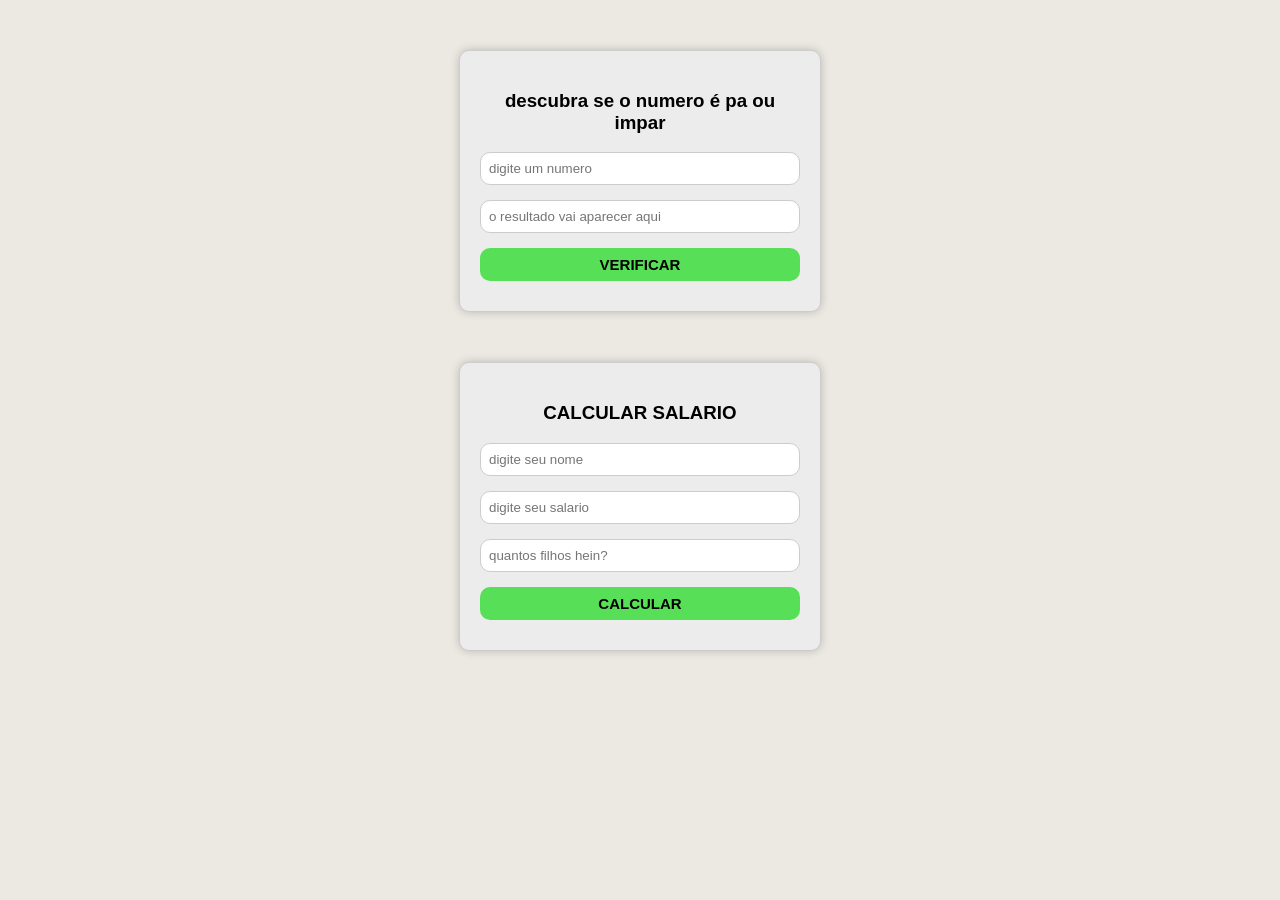
<file: HTML/atividade-2.html>
<!DOCTYPE html>
<html lang="pt-br">

<head>
    <meta charset="UTF-8">
    <meta name="viewport" content="width=device-width, initial-scale=1.0">
    <link rel="stylesheet" href="../CSS/atividade-2.css">
    <title>Atividade-2</title>
</head>

<body>
    <div class="form-estilizado">
     <h3>descubra se o numero é pa ou impar</h3>
     <input type="text" id="number" placeholder="digite um numero">
     <input type="text" id="resultadoNumber" placeholder="o resultado vai aparecer aqui" >
     <button onclick="verificarNumero()" id="verificarNumero">VERIFICAR</button>
    </div>

    <div class="form-estilizado">
      <h3>CALCULAR SALARIO</h3>
      <input type="text" id="nome" placeholder="digite seu nome">
      <input type="text" id="salario" placeholder="digite seu salario">
      <input type="number" id="dependentes" placeholder="quantos filhos hein?">
      <button id="botaoCalcular">CALCULAR</button>
    </div>

    <script src="../JS/atividade-2.js"></script>
</body>

</html>
</file>
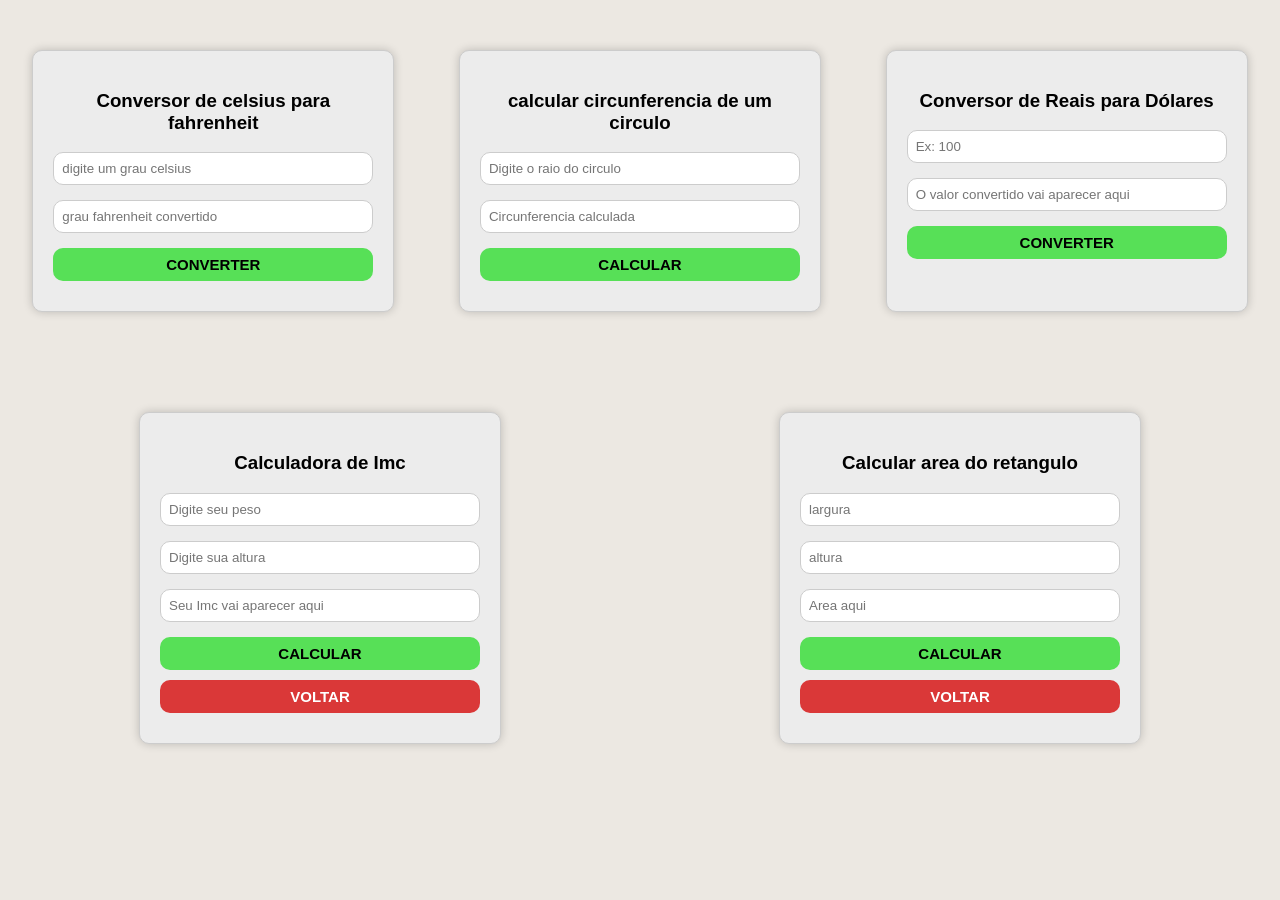
<file: HTML/atividade.html>
<!DOCTYPE html>
<html lang="pt-BR">

<head>
    <meta charset="UTF-8">
    <meta name="viewport" content="width=device-width, initial-scale=1.0">
    <link rel="stylesheet" href="../CSS/style5.css">
    <title>Atividade de javascript</title>
</head>

<body>
    <div class="container">
        <div class="conversorF">
            <h3>Conversor de celsius para fahrenheit</h3>
            <input type="text" id="celsius" placeholder="digite um grau celsius">
            <input type="text" id="grauFahrenheit" placeholder="grau fahrenheit convertido">
            <button onclick="converterTemperatura()" id="converterGrau">CONVERTER</button>
        </div>
        <div class="conversorF">
            <h3>calcular circunferencia de um circulo</h3>
            <input type="text" id="raio" placeholder="Digite o raio do circulo">
            <input type="text" id="circunferenciaCal" placeholder="Circunferencia calculada">
            <button id="calcularCir">CALCULAR</button>
        </div>
        <div class="conversorF">
            <h3>Conversor de Reais para Dólares</h3>
            <input type="number" id="valorReais" placeholder="Ex: 100" min="0">
            <input type="text" id="resultadoDolar" placeholder="O valor convertido vai aparecer aqui">
            <button onclick="converterDolar()">CONVERTER</button>
        </div>
    </div>

    <div class="container-2">
        <div class="conversorF">
            <h3>Calculadora de Imc</h3>
            <input type="text" id="peso" placeholder="Digite seu peso">
            <input type="text" id="altura" placeholder="Digite sua altura">
            <input type="text" id="resultado" placeholder="Seu Imc vai aparecer aqui">
            <button onclick="calcularImc()" id="calcular">CALCULAR</button>
            <button onclick="limparCampos('peso', 'altura')" id="voltar" class="ocultar">VOLTAR</button>
        </div>

        <div class="conversorF">
            <h3>Calcular area do retangulo</h3>
            <input type="text" id="largura" placeholder="largura">
            <input type="text" id="altura1" placeholder="altura">
            <input type="text" id="resultadoArea" placeholder="Area aqui">
            <button onclick="calcularArea()" id="calcularArea">CALCULAR</button>
            <button onclick="limparCampos('largura', 'altura1')" id="voltar" class="ocultar">VOLTAR</button>
        </div>
    </div>

    <!-- <div class="conversorF">
        <h3>Média aritmética de 4 valores</h3>
        <input type="text" id="number-1" placeholder="Digite o primeiro numero">
        <input type="text" id="number-2" placeholder="Digite o segundo numero">
        <input type="text" id="number-3" placeholder="Digite o terceiro numero">
        <input type="text" id="number-4" placeholder="Digite o quarto numero">
        <input type="text" id="mediaCalculada" placeholder="A media vai aparecer aqui">
        <button onclick="calcularMedia()" id="calcular-m">CALCULAR</button>
        <button onclick="limparCampos('number-1', 'number-2', 'number-3', 'number-4')"  id="voltar" class="ocultar">VOLTAR</button>
    </div> -->


    <script src="../JS/atividade.js"></script>
</body>

</html>
</file>
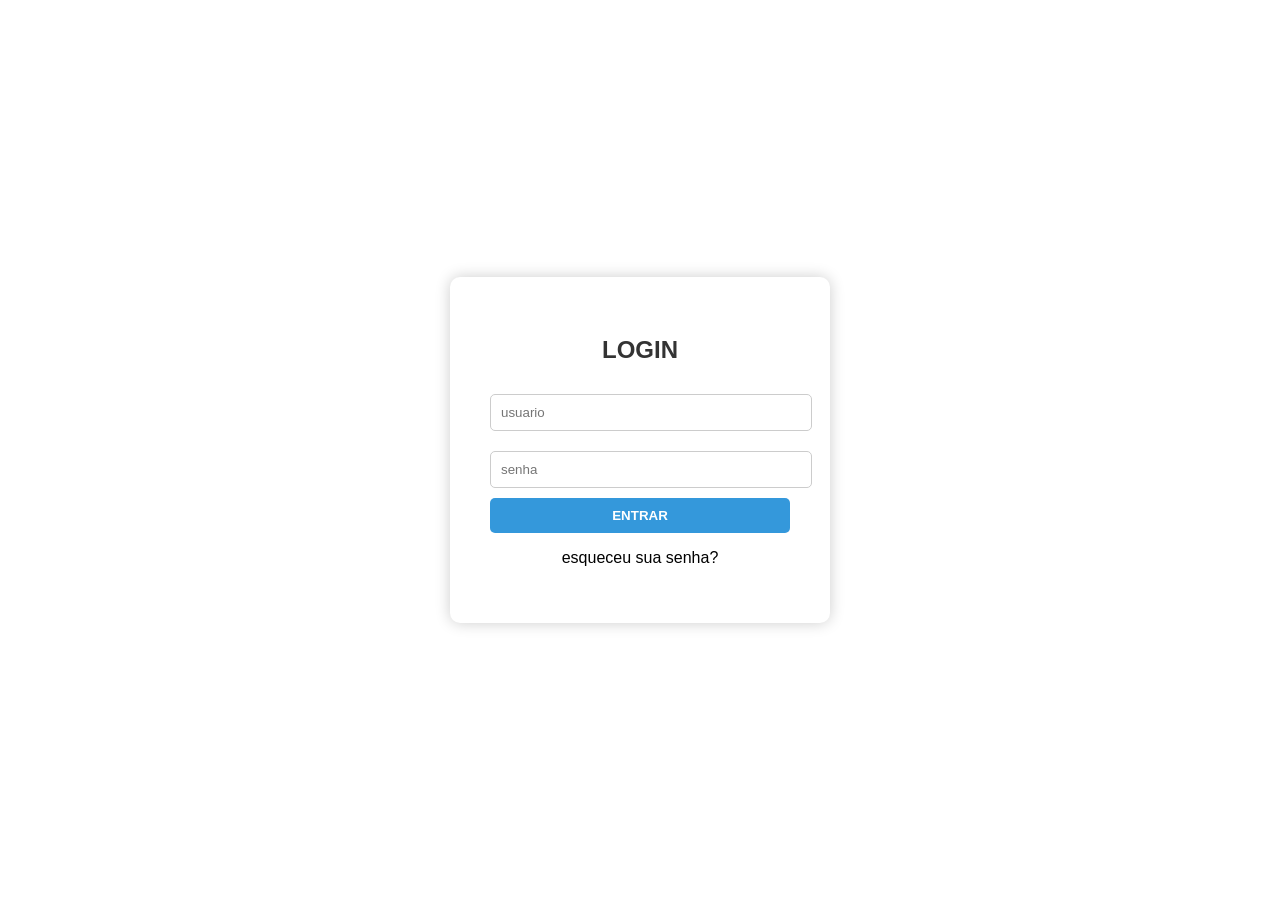
<file: HTML/login.html>
<!DOCTYPE html>
<html lang="pt-Br">

<head>
    <meta charset="UTF-8">
    <meta name="viewport" content="width=device-width, initial-scale=1.0">
    <title>Login - softex</title>
    <link rel="stylesheet" href="../CSS/login.css">
</head>

<body>
    <div class="form-login">
        <h2>LOGIN</h2>
            <form action="">
                <input type="text" placeholder="usuario" required>
                <input type="password" placeholder="senha" required>
                <button type="submit">ENTRAR</button>
                <p>esqueceu sua senha?</p>
            </form>
    </div>

</body>

</html>
</file>
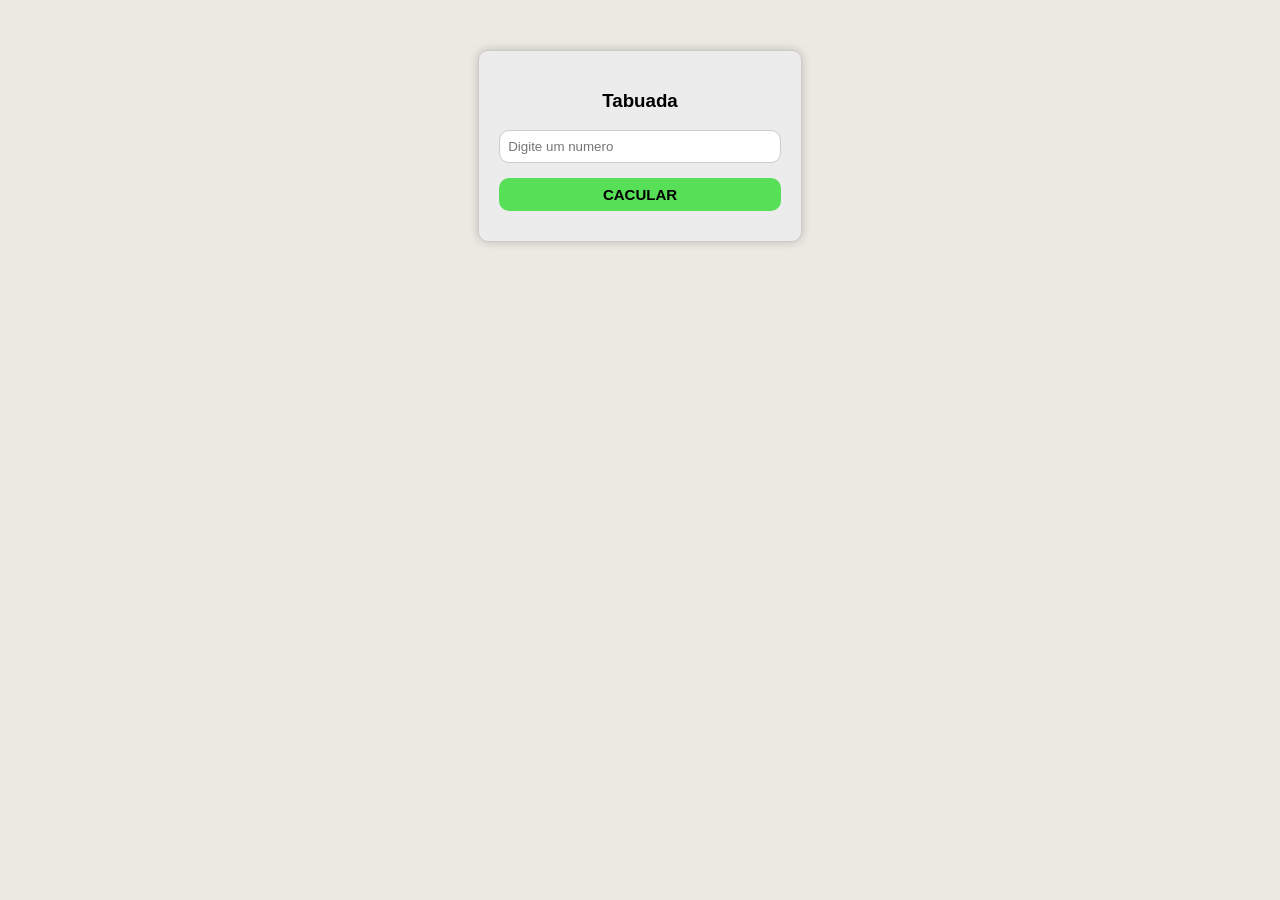
<file: HTML/somador.html>
<!DOCTYPE html>
<html lang="pt-Br">

<head>
    <meta charset="UTF-8">
    <meta name="viewport" content="width=device-width, initial-scale=1.0">
    <link rel="stylesheet" href="../CSS/somador.css">
    <title>SOMADOR</title>
</head>

<body>
    <div class="container">
        <div class="conversorF">
            <h3>Tabuada</h3>
            <input type="number" id="numero" placeholder="Digite um numero">
            <button id="calcular">CACULAR</button>
        </div>
    </div>
    <script src="../JS/somador.js"></script>
</body>

</html>
</file>
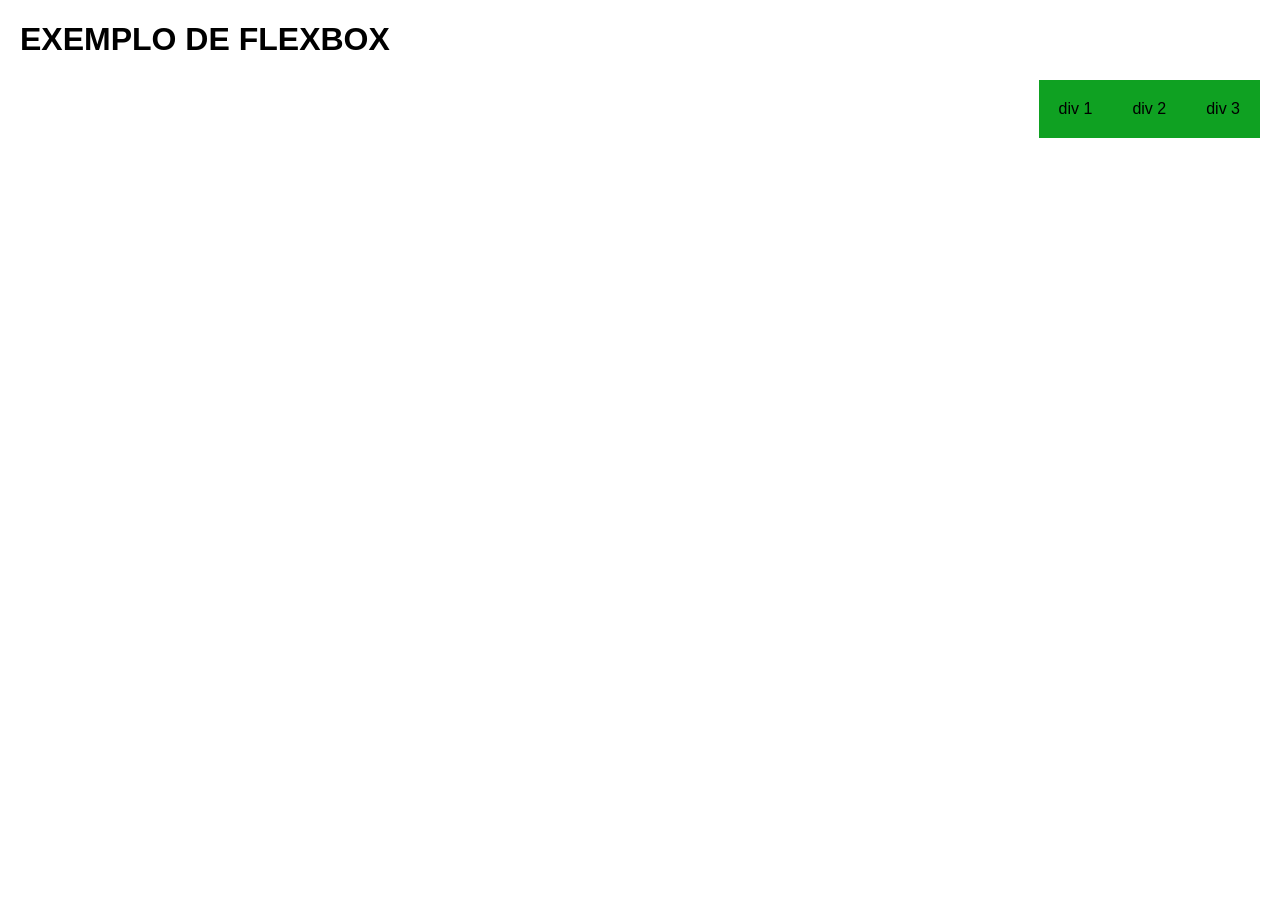
<file: HTML/teste_flex.html>
<!DOCTYPE html>
<html lang="pt-BR">

<head>
    <meta charset="UTF-8">
    <meta name="viewport" content="width=device-width, initial-scale=1.0">
    <title>flexblox</title>
    <style>
        body {
            font-family: Arial, Helvetica, sans-serif;
            margin: 20px;
        }

        .container {
            display: flex;
            justify-content:flex-end;
        }

        .item {
            align-items: center;
            background-color: rgb(15, 161, 34);
            padding: 20px;
        }
    </style>
</head>

<body>
    <h1>EXEMPLO DE FLEXBOX</h1>
    <div class="container">
        <div class="item">
            div 1
        </div>
        <div class="item">
            div 2
        </div>
        <div class="item">
            div 3
        </div>
    </div>
</body>

</html>
</file>
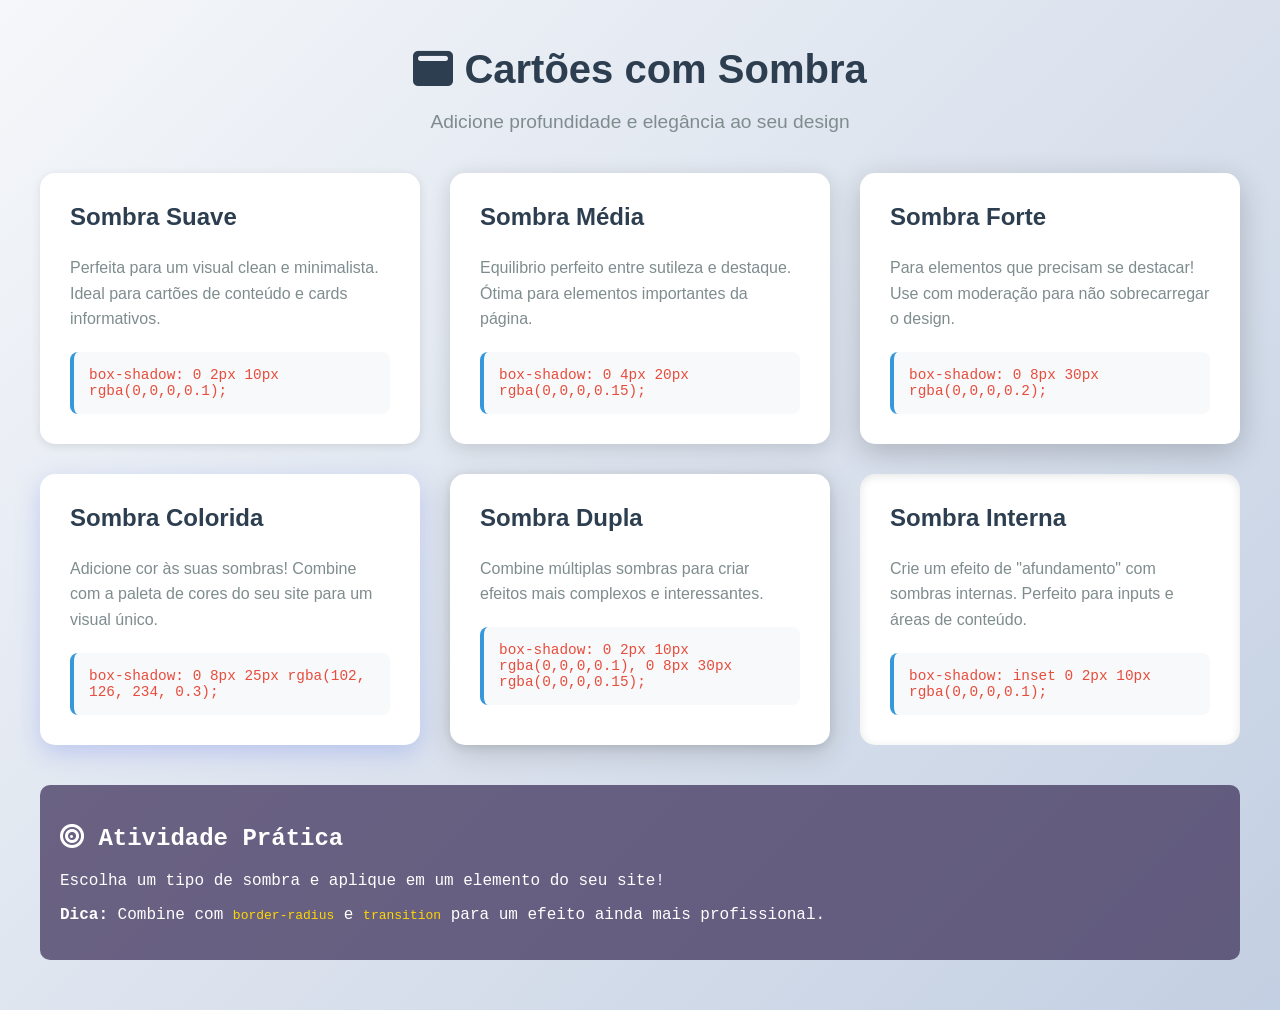
<file: Web_Design_Basico-main/cartoes_sombra.html>
<!DOCTYPE html>
<html lang="pt-BR">
<head>
    <meta charset="UTF-8">
    <meta name="viewport" content="width=device-width, initial-scale=1.0">
    <link rel="stylesheet" href="https://cdnjs.cloudflare.com/ajax/libs/font-awesome/6.0.0/css/all.min.css" integrity="sha512-9usAa10IRO0HhonpyAIVpjrylPvoDwiPUiKdWk5t3PyolY1cOd4DSE0Ga+ri4AuTroPR5aQvXU9xC6qOPnzFeg==" crossorigin="anonymous" referrerpolicy="no-referrer" />
    <title>Cartões com Sombra - CSS</title>
    <style>
        body {
            margin: 0;
            padding: 20px;
            font-family: 'Arial', sans-serif;
            background: linear-gradient(135deg, #f5f7fa 0%, #c3cfe2 100%);
            min-height: 100vh;
        }
        
        .container {
            max-width: 1200px;
            margin: 0 auto;
        }
        
        h1 {
            text-align: center;
            color: #2c3e50;
            font-size: 2.5em;
            margin-bottom: 10px;
        }
        
        .subtitulo {
            text-align: center;
            color: #7f8c8d;
            font-size: 1.2em;
            margin-bottom: 40px;
        }
        
        .cartoes-grid {
            display: grid;
            grid-template-columns: repeat(auto-fit, minmax(300px, 1fr));
            gap: 30px;
            margin: 40px 0;
        }
        
        .cartao {
            background: white;
            border-radius: 15px;
            padding: 30px;
            transition: all 0.3s ease;
            position: relative;
            overflow: hidden;
        }
        
        /* Diferentes tipos de sombra */
        .sombra-suave {
            box-shadow: 0 2px 10px rgba(0,0,0,0.1);
          
        }
        
        .sombra-media {
            box-shadow: 0 4px 20px rgba(0,0,0,0.15);
        }
        
        .sombra-forte {
            box-shadow: 0 8px 30px rgba(0,0,0,0.2);
        }
        
        .sombra-colorida {
            box-shadow: 0 8px 25px rgba(102, 126, 234, 0.3);
        }
        
        .sombra-dupla {
            box-shadow: 
                0 2px 10px rgba(0,0,0,0.1),
                0 8px 30px rgba(0,0,0,0.15);
        }
        
        .sombra-interna {
            box-shadow: inset 0 2px 10px rgba(0,0,0,0.1);
        }
        
        /* Efeito hover */
        .cartao:hover {
            transform: translateY(-5px);
        }
        
        .sombra-suave:hover {
            box-shadow: 0 5px 20px rgba(0,0,0,0.2);
        }
        
        .sombra-media:hover {
            box-shadow: 0 8px 35px rgba(0,0,0,0.25);
        }
        
        .sombra-forte:hover {
            box-shadow: 0 15px 50px rgba(0,0,0,0.3);
        }
        
        .sombra-colorida:hover {
            box-shadow: 0 15px 40px rgba(102, 126, 234, 0.4);
        }
        
        .sombra-dupla:hover {
            box-shadow: 
                0 5px 20px rgba(0,0,0,0.15),
                0 15px 50px rgba(0,0,0,0.25);
        }
        
        .cartao h3 {
            color: #2c3e50;
            margin-top: 0;
            font-size: 1.5em;
        }
        
        .cartao p {
            color: #7f8c8d;
            line-height: 1.6;
            margin-bottom: 20px;
        }
        
        .codigo {
            background: #f8f9fa;
            padding: 15px;
            border-radius: 8px;
            font-family: 'Courier New', monospace;
            font-size: 0.9em;
            color: #e74c3c;
            border-left: 4px solid #3498db;
        }
        
        .destaque {
            background: linear-gradient(135deg, #667eea 0%, #764ba2 100%);
            color: white;
            text-align: center;
            padding: 40px;
            border-radius: 15px;
            margin: 40px 0;
        }
        
        .destaque h2 {
            margin-top: 0;
            font-size: 2em;
        }
        
        .icone {
            font-size: 2em;
            margin-bottom: 15px;
            display: block;
        }
         .codigo-exemplo {
            
             background: rgba(54, 40, 82, 0.693);
             
            color: white;
            padding: 20px;
            border-radius: 10px;
            margin: 30px 0;
            text-align: left;
            font-family: 'Courier New', monospace;
            overflow-x: auto;
        }
        
        .codigo-exemplo code {
            color: #ffd700;
        }
        
    </style>
</head>
<body>
    <div class="container">
        <h1><i class="fa-solid fa-window-maximize"></i> Cartões com Sombra</h1>
        <p class="subtitulo">Adicione profundidade e elegância ao seu design</p>
        
        <div class="cartoes-grid">
            <div class="cartao sombra-suave">
               
                <h3>Sombra Suave</h3>
                <p>Perfeita para um visual clean e minimalista. Ideal para cartões de conteúdo e cards informativos.</p>
                <div class="codigo">
                    box-shadow: 0 2px 10px rgba(0,0,0,0.1);
                </div>
            </div>
            
            <div class="cartao sombra-media">
                
                <h3>Sombra Média</h3>
                <p>Equilibrio perfeito entre sutileza e destaque. Ótima para elementos importantes da página.</p>
                <div class="codigo">
                    box-shadow: 0 4px 20px rgba(0,0,0,0.15);
                </div>
            </div>
            
            <div class="cartao sombra-forte">
                
                <h3>Sombra Forte</h3>
                <p>Para elementos que precisam se destacar! Use com moderação para não sobrecarregar o design.</p>
                <div class="codigo">
                    box-shadow: 0 8px 30px rgba(0,0,0,0.2);
                </div>
            </div>
            
            <div class="cartao sombra-colorida">
                <h3>Sombra Colorida</h3>
                <p>Adicione cor às suas sombras! Combine com a paleta de cores do seu site para um visual único.</p>
                <div class="codigo">
                    box-shadow: 0 8px 25px rgba(102, 126, 234, 0.3);
                </div>
            </div>
            
            <div class="cartao sombra-dupla">
                <h3>Sombra Dupla</h3>
                <p>Combine múltiplas sombras para criar efeitos mais complexos e interessantes.</p>
                <div class="codigo">
                    box-shadow: 
                    0 2px 10px rgba(0,0,0,0.1),
                    0 8px 30px rgba(0,0,0,0.15);
                </div>
            </div>
            
            <div class="cartao sombra-interna">
                <h3>Sombra Interna</h3>
                <p>Crie um efeito de "afundamento" com sombras internas. Perfeito para inputs e áreas de conteúdo.</p>
                <div class="codigo">
                    box-shadow: inset 0 2px 10px rgba(0,0,0,0.1);
                </div>
            </div>
        </div>
        
        <div class="codigo-exemplo">
            <h2><i class="fa-solid fa-bullseye"></i> Atividade Prática</h2>
            <p>Escolha um tipo de sombra e aplique em um elemento do seu site!</p>
            <p><strong>Dica:</strong> Combine com <code>border-radius</code> e <code>transition</code> para um efeito ainda mais profissional.</p>
        </div>
    </div>
</body>
</html>
</file>
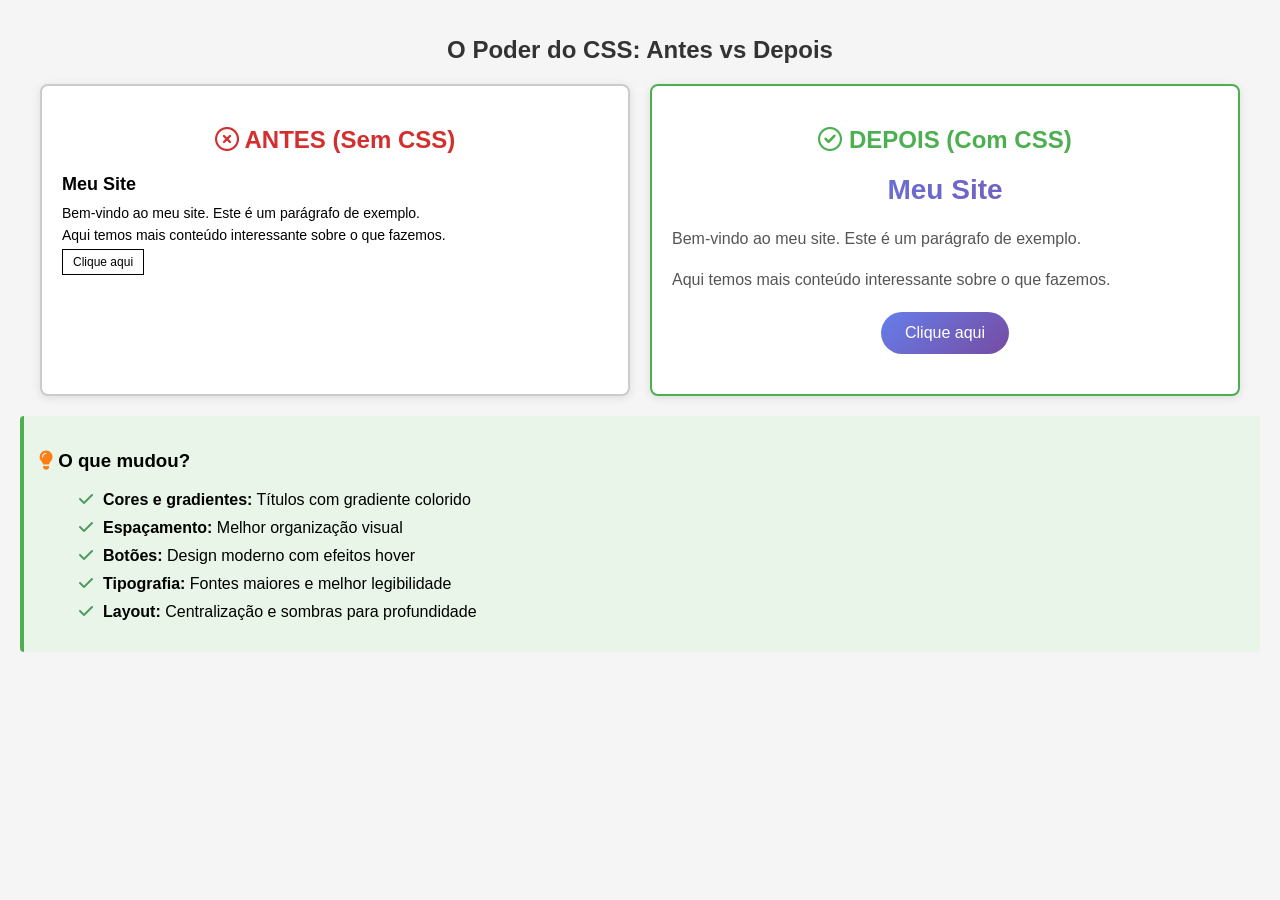
<file: Web_Design_Basico-main/exemplo_antes_depois.html>
<!DOCTYPE html>
<html lang="pt-BR">
<head>
    <meta charset="UTF-8">
    <meta name="viewport" content="width=device-width, initial-scale=1.0">
    <title>Exemplo Antes/Depois - CSS</title>
    <!-- Font awesome -->
    <link rel="stylesheet" href="https://cdnjs.cloudflare.com/ajax/libs/font-awesome/6.0.0/css/all.min.css" integrity="sha512-9usAa10IRO0HhonpyAIVpjrylPvoDwiPUiKdWk5t3PyolY1cOd4DSE0Ga+ri4AuTroPR5aQvXU9xC6qOPnzFeg==" crossorigin="anonymous" referrerpolicy="no-referrer" />
    <style>
        
        body {
            font-family: Arial, sans-serif;
            margin: 0;
            padding: 20px;
            background-color: #f5f5f5;
        }
        h2{
            text-align: center; margin-bottom: 20px;
        }
        .container {
            display: flex;
            gap: 20px;
            max-width: 1200px;
            margin: 0 auto;
        }
        
        .exemplo {
            flex: 1;
            background: white;
            padding: 20px;
            border-radius: 8px;
            box-shadow: 0 2px 10px rgba(0,0,0,0.1);
        }
        
        .titulo-secao {
            text-align: center;
            color: #333;
            margin-bottom: 20px;
            font-size: 24px;
        }
        
        
        
        /* Estilos para o "ANTES" */
        .antes {
            border: 2px solid #ccc;
        }
        
        .antes h1 {
            color: black;
            font-size: 18px;
            margin: 0 0 10px 0;
        }
        
        .antes p {
            color: black;
            font-size: 14px;
            line-height: 1.2;
            margin: 5px 0;
        }
        
        .antes button {
            background: white;
            border: 1px solid black;
            padding: 5px 10px;
            font-size: 12px;
            cursor: pointer;
        }
        
        /* Estilos para o "DEPOIS" */
        .depois {
            border: 2px solid #4CAF50;
        }
        
        .depois h1 {
            color: #2c3e50;
            font-size: 28px;
            margin: 0 0 20px 0;
            text-align: center;
            background: linear-gradient(135deg, #667eea 10%, #764ba2 100%);
            -webkit-background-clip: text;
            -webkit-text-fill-color: transparent;
            background-clip: text;
        }
        
        .depois p {
            color: #555;
            font-size: 16px;
            line-height: 1.6;
            margin: 15px 0;
            text-align: justify;
        }
        
        .depois button {
            background: linear-gradient(135deg, #667eea 0%, #764ba2 100%);
            color: white;
            border: none;
            padding: 12px 24px;
            font-size: 16px;
            border-radius: 25px;
            cursor: pointer;
            transition: transform 0.3s ease, box-shadow 0.3s ease;
            display: block;
            margin: 20px auto;
        }
        
        .depois button:hover {
            transform: translateY(-2px);
            box-shadow: 0 5px 15px rgba(102, 126, 234, 0.4);
        }
        
        .destaque {
            background: #e8f5e8;
            padding: 15px;
            border-left: 4px solid #4CAF50;
            margin: 20px 0;
            border-radius: 4px;
        }

        .destaque li {
            margin: 10px 0;
            font-size: 16px;
            list-style-type: none; /* Remove o bullet */
        }
        .destaque li::before {
               
            content: '\f00c'; /* icone check*/
            font-family: 'Font Awesome 6 Free';
            font-weight: 900;
            /* Estilização extra (opcional) */
            margin-right: 10px;      
            color: #4f9b60;        
        }
    </style>
</head>
<body>
    <h1 class="titulo-secao">O Poder do CSS: Antes vs Depois</h1>
    
    <div class="container">
        <div class="exemplo antes">
            <h2 style="color: #d32f2f;"><i class="fa-regular fa-circle-xmark"></i> ANTES (Sem CSS)</h2>
            <h1>Meu Site</h1>
            <p>Bem-vindo ao meu site. Este é um parágrafo de exemplo.</p>
            <p>Aqui temos mais conteúdo interessante sobre o que fazemos.</p>
            <button>Clique aqui</button>
        </div>
        
        <div class="exemplo depois">
            <h2 style="color: #4CAF50;"><i class="fa-regular fa-circle-check"></i> DEPOIS (Com CSS)</h2>
            <h1>Meu Site</h1>
            <p>Bem-vindo ao meu site. Este é um parágrafo de exemplo.</p>
            <p>Aqui temos mais conteúdo interessante sobre o que fazemos.</p>
            <button>Clique aqui</button>
        </div>
    </div>
    
    <div class="destaque">
        <h3> 
            <i class="fa-solid fa-lightbulb" style="color: #FD7E14;"></i>
            O que mudou?
        </h3>
        <ul>
            <li><strong>Cores e gradientes:</strong> Títulos com gradiente colorido</li>
            <li><strong>Espaçamento:</strong> Melhor organização visual</li>
            <li><strong>Botões:</strong> Design moderno com efeitos hover</li>
            <li><strong>Tipografia:</strong> Fontes maiores e melhor legibilidade</li>
            <li><strong>Layout:</strong> Centralização e sombras para profundidade</li>
        </ul>
    </div>
</body>
</html>
</file>
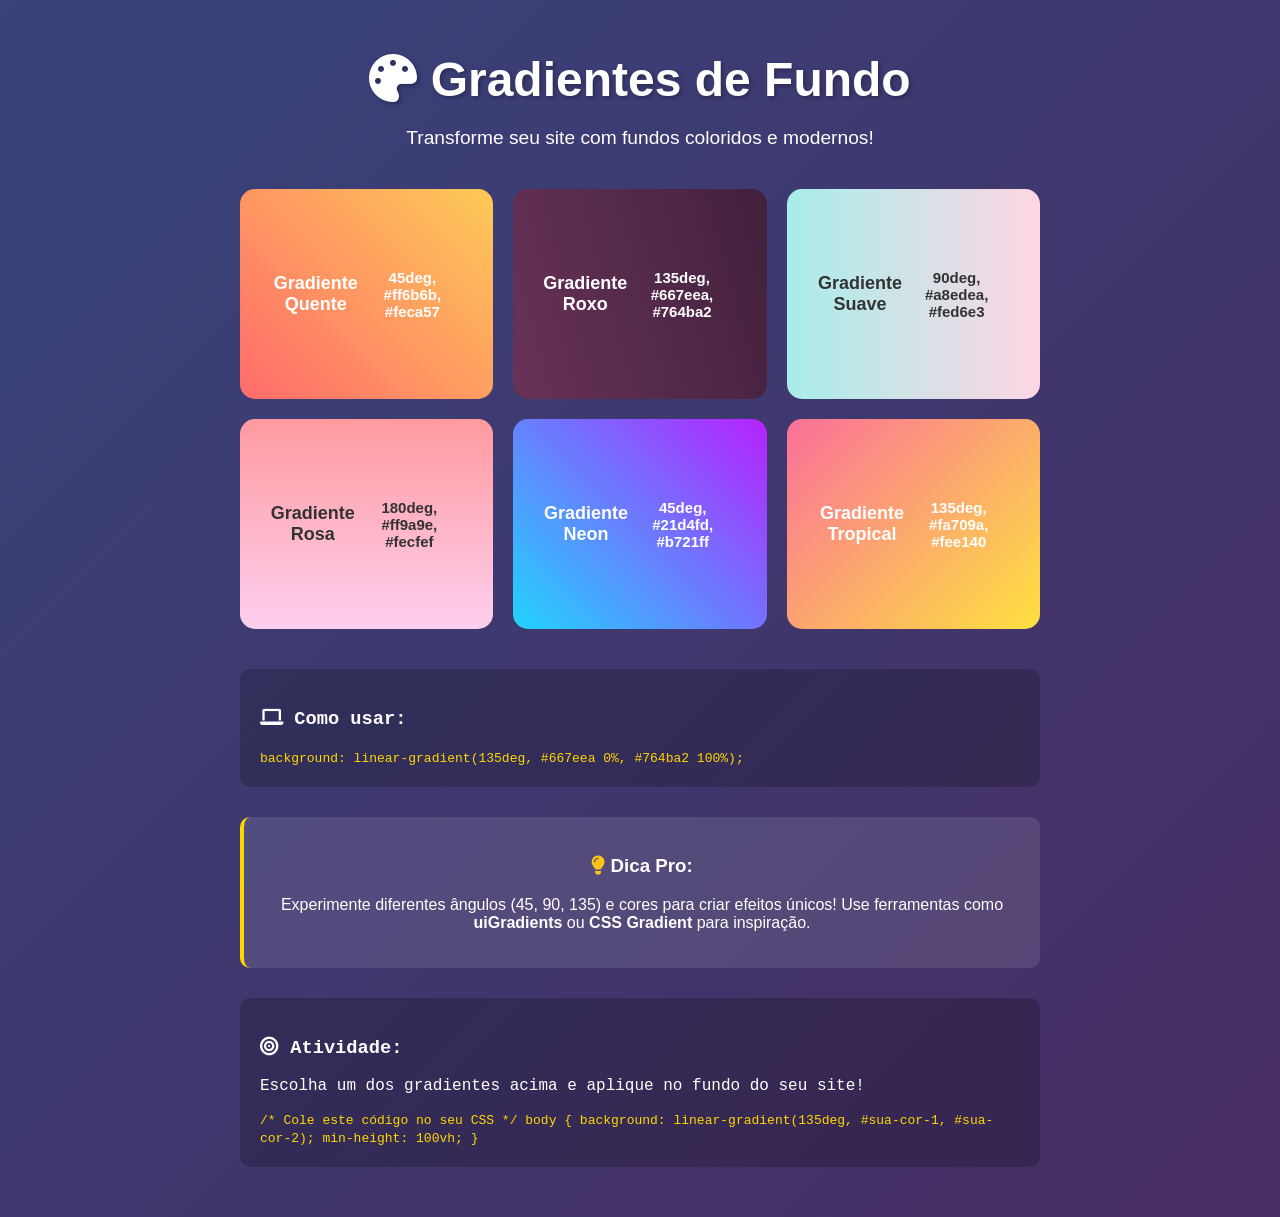
<file: Web_Design_Basico-main/gradiente_fundo.html>
<!DOCTYPE html>
<html lang="pt-BR">
<head>
    <meta charset="UTF-8">
    <meta name="viewport" content="width=device-width, initial-scale=1.0">
    <link rel="stylesheet" href="https://cdnjs.cloudflare.com/ajax/libs/font-awesome/6.0.0/css/all.min.css" integrity="sha512-9usAa10IRO0HhonpyAIVpjrylPvoDwiPUiKdWk5t3PyolY1cOd4DSE0Ga+ri4AuTroPR5aQvXU9xC6qOPnzFeg==" crossorigin="anonymous" referrerpolicy="no-referrer" />
    <title>Gradientes de Fundo - CSS</title>
    <style>
        body {
            margin: 0;
            padding: 20px;
            font-family: 'Arial', sans-serif;
            background: linear-gradient(135deg, #37437b 0%, #472d62 100%);
            min-height: 100vh;
            color: white;
        }
        
        .container {
            max-width: 800px;
            margin: 0 auto;
            text-align: center;
        }
        
        h1 {
            font-size: 3em;
            margin-bottom: 20px;
            text-shadow: 2px 2px 4px rgba(0,0,0,0.3);
        }
        
        .exemplos-gradiente {
            display: grid;
            grid-template-columns: repeat(auto-fit, minmax(250px, 1fr));
            gap: 20px;
            margin: 40px 0;
        }
        
        .exemplo-card {
            padding: 30px;
            border-radius: 15px;
            text-align: center;
            color: white;
            font-weight: bold;
            font-size: 18px;
            min-height: 150px;
            display: flex;
            align-items: center;
            justify-content: center;
            transition: transform 0.3s ease;
        }
        
        .exemplo-card:hover {
            transform: scale(1.05);
        }
        
        .gradiente-1 {
            background: linear-gradient(45deg, #ff6b6b, #feca57);
        }
        
        .gradiente-2 {
            background: linear-gradient(75deg, #683257, #42213D);
        }
        
        .gradiente-3 {
            background: linear-gradient(90deg, #a8edea, #fed6e3);
            color: #333;
        }
        
        .gradiente-4 {
            background: linear-gradient(180deg, #ff9a9e, #fecfef);
            color: #333;
        }
        
        .gradiente-5 {
            background: linear-gradient(45deg, #21d4fd, #b721ff);
        }
        
        .gradiente-6 {
            background: linear-gradient(135deg, #fa709a, #fee140);
        }
        
        .codigo-exemplo {
            background: rgba(0,0,0,0.2);
            padding: 20px;
            border-radius: 10px;
            margin: 30px 0;
            text-align: left;
            font-family: 'Courier New', monospace;
            overflow-x: auto;
        }
        
        .codigo-exemplo code {
            color: #ffd700;
        }
        
        .dica {
            background: rgba(255,255,255,0.1);
            padding: 20px;
            border-radius: 10px;
            margin: 20px 0;
            border-left: 4px solid #ffd700;
        }
    </style>
</head>
<body>
    <div class="container">
        <h1><i class="fa-solid fa-palette"></i> Gradientes de Fundo</h1>
        <p style="font-size: 1.2em; margin-bottom: 40px;">
            Transforme seu site com fundos coloridos e modernos!
        </p>
        
        <div class="exemplos-gradiente">
            <div class="exemplo-card gradiente-1">
                Gradiente Quente<br>
                <small>45deg, #ff6b6b, #feca57</small>
            </div>
            <div class="exemplo-card gradiente-2">
                Gradiente Roxo<br>
                <small>135deg, #667eea, #764ba2</small>
            </div>
            <div class="exemplo-card gradiente-3">
                Gradiente Suave<br>
                <small>90deg, #a8edea, #fed6e3</small>
            </div>
            <div class="exemplo-card gradiente-4">
                Gradiente Rosa<br>
                <small>180deg, #ff9a9e, #fecfef</small>
            </div>
            <div class="exemplo-card gradiente-5">
                Gradiente Neon<br>
                <small>45deg, #21d4fd, #b721ff</small>
            </div>
            <div class="exemplo-card gradiente-6">
                Gradiente Tropical<br>
                <small>135deg, #fa709a, #fee140</small>
            </div>
        </div>
        
        <div class="codigo-exemplo">
            <h3><i class="fa-solid fa-laptop"></i> Como usar:</h3>
            <code>
                background: linear-gradient(135deg, #667eea 0%, #764ba2 100%);
            </code>
        </div>
        
        <div class="dica">
            <h3><i class="fa-solid fa-lightbulb" style="color: #fdc314;"></i> Dica Pro:</h3>
            <p>
                Experimente diferentes ângulos (45, 90, 135) e cores para criar efeitos únicos!
                Use ferramentas como <strong>uiGradients</strong> ou <strong>CSS Gradient</strong> para inspiração.
            </p>
        </div>
        
        <div class="codigo-exemplo">
            <h3><i class="fa-solid fa-bullseye"></i> Atividade:</h3>
            <p>Escolha um dos gradientes acima e aplique no fundo do seu site!</p>
            <code>
/* Cole este código no seu CSS */
body {
    background: linear-gradient(135deg, #sua-cor-1, #sua-cor-2);
    min-height: 100vh;
}
            </code>
        </div>
    </div>
</body>
</html>
</file>
<file: CSS/atividade-2.css>
body {
    margin: 0;
    font-family: Arial, sans-serif;
    background-color: rgb(236, 232, 226);
}

.form-estilizado {
    background-color: rgb(236, 236, 236);
    box-shadow: 0 0 10px rgba(0, 0, 0, 0.2);
    border: 1px solid #ccc;
    max-width: 25%;
    border-radius: 10px;
    padding: 20px;
    margin: 50px auto;
    transition: transform 0.3s ease;

    & input {
        width: 100%;
        margin-bottom: 15px;
        padding: 8px;
        border: 1px solid #ccc;
        box-sizing: border-box;
        border-radius: 10px;
    }

    & button {
        width: 100%;
        cursor: pointer;
        background-color: rgb(87, 224, 87);
        padding: 8px;
        transition: background 0.3s ease;
        border-radius: 10px;
        font-weight: bold;
        font-size: 15px;
        margin-bottom: 10px;
        border: none;
    }
    & .ocultar {
        background-color: rgb(218, 56, 56);
        color: #ffffff;
    }
    & .ocultar:hover {
        background-color: rgb(165, 65, 65);
    }

    & button:hover {
        background-color: rgb(47, 172, 47);
    }

    & h3 {
        text-align: center;
    }
}

.form-estilizado:hover {
    transform: translateY(-5px);
}

.container {
    display: flex;
    justify-content: space-around;
}

.container-2{
    display: flex;
    justify-content: space-around;
}
</file>
<file: CSS/style5.css>
body {
    margin: 0;
    font-family: Arial, sans-serif;
    background-color: rgb(236, 232, 226);
}

.conversorF {
    background-color: rgb(236, 236, 236);
    box-shadow: 0 0 10px rgba(0, 0, 0, 0.2);
    border: 1px solid #ccc;
    max-width: 25%;
    border-radius: 10px;
    padding: 20px;
    margin: 50px auto;
    transition: transform 0.3s ease;

    & input {
        width: 100%;
        margin-bottom: 15px;
        padding: 8px;
        border: 1px solid #ccc;
        box-sizing: border-box;
        border-radius: 10px;
    }

    & button {
        width: 100%;
        cursor: pointer;
        background-color: rgb(87, 224, 87);
        padding: 8px;
        transition: background 0.3s ease;
        border-radius: 10px;
        font-weight: bold;
        font-size: 15px;
        margin-bottom: 10px;
        border: none;
    }
    & .ocultar {
        background-color: rgb(218, 56, 56);
        color: #ffffff;
    }
    & .ocultar:hover {
        background-color: rgb(165, 65, 65);
    }

    & button:hover {
        background-color: rgb(47, 172, 47);
    }

    & h3 {
        text-align: center;
    }
}

.conversorF:hover {
    transform: translateY(-5px);
}

.container {
    display: flex;
    justify-content: space-around;
}

.container-2{
    display: flex;
    justify-content: space-around;
}
</file>
<file: CSS/login.css>
body {
  margin: 0;
  padding: 0;
  font-family: Arial, sans-serif;
  height: 100vh;
  display: flex;
  justify-content: center;
  align-items: center;
}

.form-login {
  background-color: rgb(255, 255, 255);
  padding: 40px;
  border-radius: 10px;
  box-shadow: 0 0 15px rgba(0,0,0,0.2);
  width: 300px;
  text-align: center;
}

.form-login h2 {
  margin-bottom: 20px;
  color: #333;
}

.form-login input {
  width: 100%;
  padding: 10px;
  margin: 10px 0;
  border: 1px solid #ccc;
  border-radius: 5px;
}

.form-login button {
  width: 100%;
  padding: 10px;
  background-color: #3498db;
  color: white;
  border: none;
  border-radius: 5px;
  cursor: pointer;
  font-weight: bold;
}

.form-login button:hover {
  background-color: #2980b9;
}
</file>
<file: CSS/somador.css>
body {
    margin: 0;
    font-family: Arial, sans-serif;
    background-color: rgb(236, 232, 226);
}

.conversorF {
    background-color: rgb(236, 236, 236);
    box-shadow: 0 0 10px rgba(0, 0, 0, 0.2);
    border: 1px solid #ccc;
    max-width: 25%;
    border-radius: 10px;
    padding: 20px;
    margin: 50px auto;
    transition: transform 0.3s ease;

    & input {
        width: 100%;
        margin-bottom: 15px;
        padding: 8px;
        border: 1px solid #ccc;
        box-sizing: border-box;
        border-radius: 10px;
    }

    & button {
        width: 100%;
        cursor: pointer;
        background-color: rgb(87, 224, 87);
        padding: 8px;
        transition: background 0.3s ease;
        border-radius: 10px;
        font-weight: bold;
        font-size: 15px;
        margin-bottom: 10px;
        border: none;
    }
    & .ocultar {
        background-color: rgb(218, 56, 56);
        color: #ffffff;
    }
    & .ocultar:hover {
        background-color: rgb(165, 65, 65);
    }

    & button:hover {
        background-color: rgb(47, 172, 47);
    }

    & h3 {
        text-align: center;
    }
}

.conversorF:hover {
    transform: translateY(-5px);
}

.container {
    display: flex;
    justify-content: space-around;
}

.container-2{
    display: flex;
    justify-content: space-around;
}
</file>
